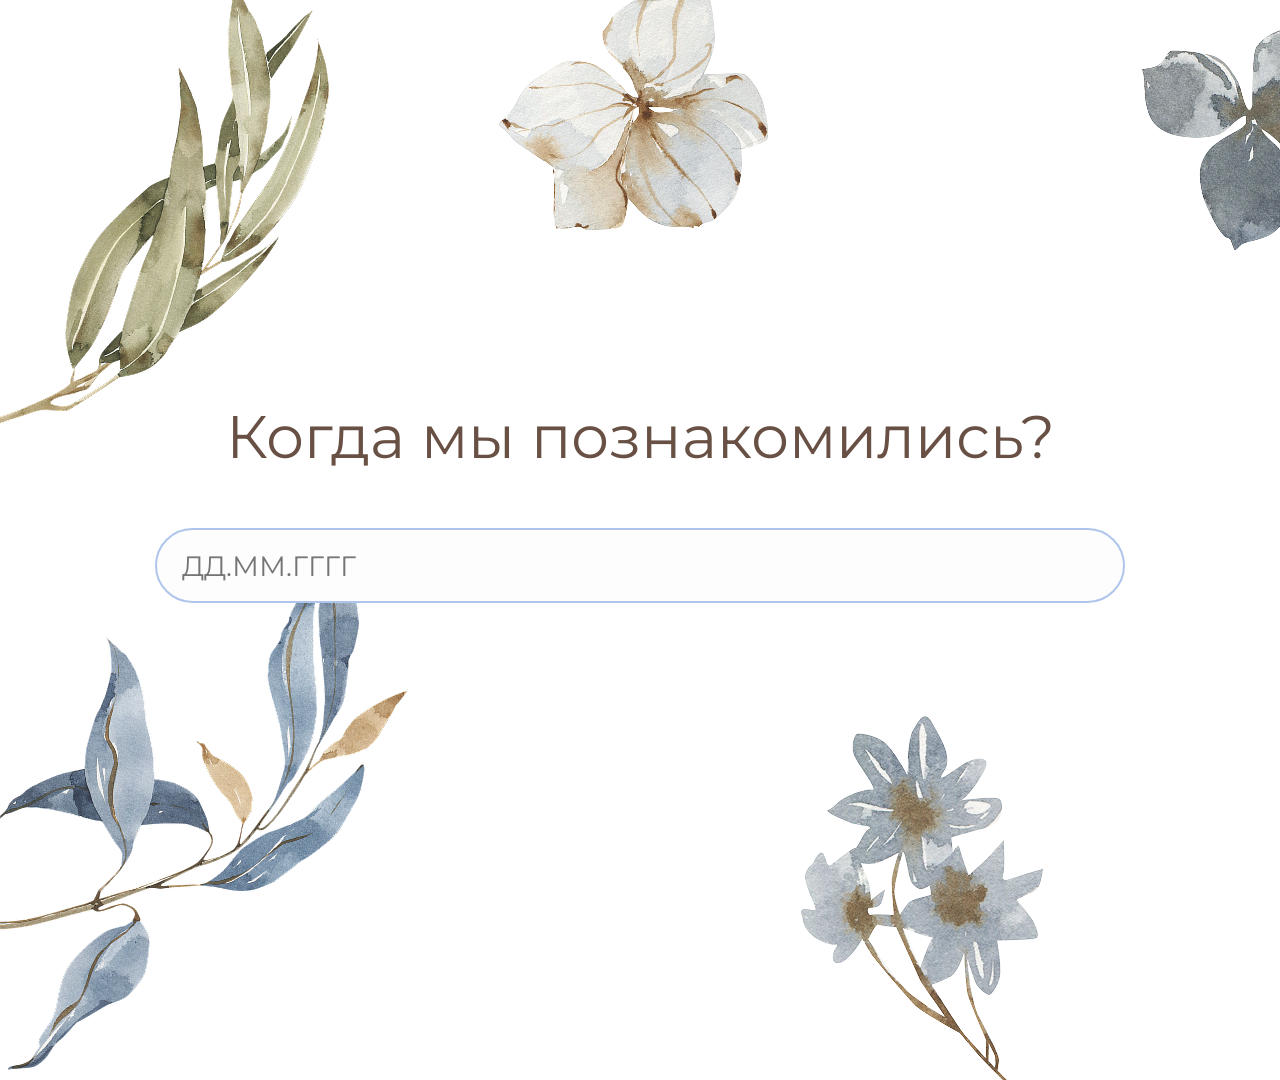
<file: index.html>
<!DOCTYPE html>
<html lang="ru">

<head>
    <meta charset="UTF-8">
    <meta name="viewport" content="width=device-width, initial-scale=1.0">
    <title>Вопрос</title>
    <link rel="stylesheet" href="./CSS/reset.css">
    <link rel="stylesheet" href="./CSS/question.css">
</head>

<body>
    <section class="main">
        <h1 class="question">Когда мы познакомились?</h1>
        <!-- <div class="stroka-vvod">
        </div> -->
        <input autocomplete="off" type="text" class="stroka-vvod" id="dateInput" placeholder="ДД.ММ.ГГГГ" autofocus>
    </section>

    <section class="decoration">
        <img src="./img/question/q-flower-1.png" alt="" class="flower-1">
        <img src="./img/question/q-flower-2.png" alt="" class="flower-2">
        <img src="./img/question/q-flower-3.png" alt="" class="flower-3">
        <img src="./img/question/q-flower-4.png" alt="" class="flower-4">
        <img src="./img/question/q-flower-5.png" alt="" class="flower-5">
        <img src="./img/question/q-flower-6.png" alt="" class="flower-6">
        <img src="./img/question/q-flower-7.png" alt="" class="flower-7">
    </section>

    <script>
        const inputElement = document.getElementById('dateInput');

        // Слушаем нажатие клавиш в строке ввода
        inputElement.addEventListener('keydown', function (event) {
            // Если нажата клавиша Enter
            if (event.key === 'Enter') {
                const trimmedValue = inputElement.value.trim(); // Убираем случайные пробелы до и после текста

                if (trimmedValue === '29.10.2023') {
                    // Если ответ верный — перекидываем на главную
                    window.location.href = 'love.html';
                } else {
                    // Если ответ неверный — красим рамку в красный
                    inputElement.classList.add('error');

                    // Бонус: если она начнет вводить заново, убираем красную ошибку
                    inputElement.addEventListener('input', function () {
                        inputElement.classList.remove('error');
                    }, { once: true });
                }
            }
        });
    </script>
</body>

</html>
</file>
<file: CSS/question.css>
@import url('https://fonts.googleapis.com/css2?family=Montserrat:ital,wght@0,100..900;1,100..900&display=swap');

html,
body {
    margin: 0;
    padding: 0;
    height: 100vh;
    /* Фиксируем высоту страницы ровно по размеру экрана */
    overflow: hidden;
    /* НАМЕРТВО ЗАПРЕЩАЕТ СКРОЛЛ в любую сторону */
}

.question {
    font-family: "Montserrat", sans-serif;
    font-weight: 400;
    font-size: 60px;
    color: #685044;
    text-align: center;
    margin-top: 400px;
}

.stroka-vvod {
    background-color: #FDFDFD;
    border: 2px solid #AEC5EB;
    height: 75px;
    width: 970px;
    border-radius: 50px;
    display: block;
    margin: 55px auto 0 auto;
    font-family: "Montserrat", sans-serif;
    font-size: 28px;
    color: #685044;
    outline: none; /* Убираем стандартную черную рамку браузера при клике */
    box-sizing: border-box; /* Чтобы рамка не раздувала инпут */
    transition: border-color 0.3s ease;
    text-align: left;
    padding-left: 25px;

}

.stroka-vvod.error {
    border-color: #ca8274;
    box-shadow: 0 0 10px rgba(234, 177, 165, 0.5);
}

/* Decoration */

.decoration {
    position: absolute;
    top: 0;
    left: 0;
    width: 100%;
    height: 100%;
    z-index: -1;
    pointer-events: none;
}

.flower-1 {
    position: absolute;
}

.flower-2 {
    position: absolute;
    left: 414px;
}

.flower-3 {
    position: absolute;
    left: 1032px;
}

.flower-4 {
    position: absolute;
    left: 1334px;
}

.flower-5 {
    position: absolute;
    top: 413px;
    left: 1305px;
}

.flower-6 {
    position: absolute;
    top: 624px;
    left: 638px;
}

.flower-7 {
    position: absolute;
    top: 439px;
}
</file>
